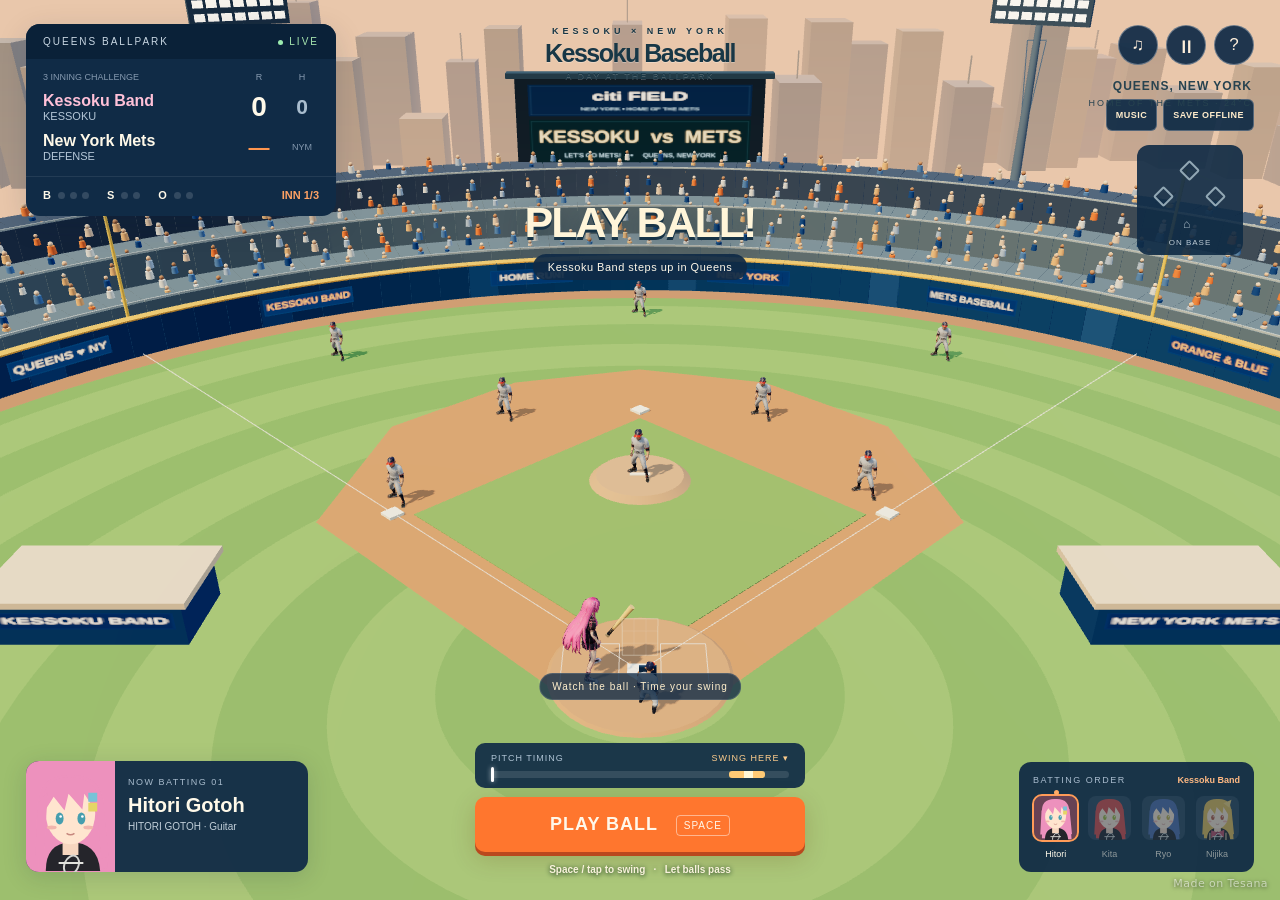
<file: index.html>
<!DOCTYPE html>
<html lang="en">
  <head>
<!-- TESANA_PRELOAD_HINTS_START -->
<link rel="preload" href="./decoders/basis/basis_transcoder.wasm" as="fetch" crossorigin="anonymous">
<link rel="preload" href="./decoders/draco/draco_decoder.wasm" as="fetch" crossorigin="anonymous">
<link rel="preload" href="./decoders/draco/gltf/draco_decoder.wasm" as="fetch" crossorigin="anonymous">
<!-- TESANA_PRELOAD_HINTS_END -->

<meta name="tesana-build" content="20172384d4bc">
    <meta charset="UTF-8">
    <script type="application/json" id="tesana-meta">{"title":"Kessoku Baseball · Queens Ballpark","isMobile":false,"orientation":"landscape","disableWatermark":false,"logoUrl":null,"posterUrl":"assets/ui/title_poster.webp","gameType":"3d"}</script>
    <script src="./tesana-shell.js"></script>
    <meta name="viewport" content="width=device-width,initial-scale=1,maximum-scale=1,user-scalable=no">
    <meta name="apple-mobile-web-app-capable" content="yes">
    <meta name="apple-mobile-web-app-status-bar-style" content="black-translucent">
    <meta name="theme-color" content="#102b46">
    <title>Kessoku Baseball · Queens Ballpark</title>
    <script type="module" crossorigin src="./_app/index-j9AWLOHB.js"></script>
    <link rel="modulepreload" crossorigin href="./_app/three-D8UI04xJ.js">
    <link rel="stylesheet" crossorigin href="./_app/index-BCu3Ed-j.css">
  </head>
  <body>
  </body>
</html>
</file>
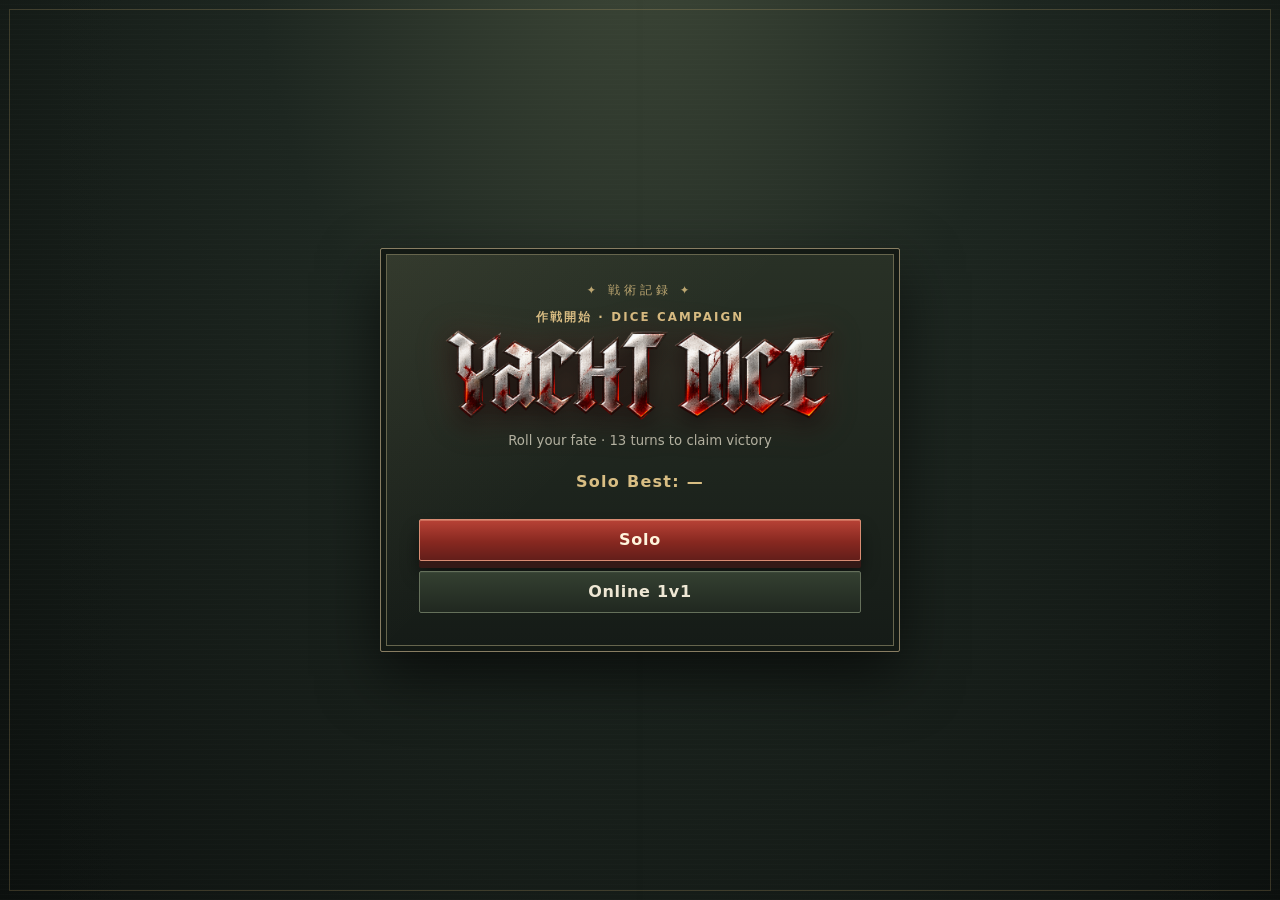
<file: leoniahighschool/index.html>
<!doctype html>
<html lang="en">
<head>
  <meta charset="utf-8">
  <meta name="viewport" content="width=device-width,initial-scale=1">
  <title>Yacht Dice</title>
  <link rel="stylesheet" href="styles.css">
</head>
<body>
<main class="app">
  <section id="menu" class="screen active menu-screen">
    <div class="menu-card">
      <p class="eyebrow">作戦開始 · DICE CAMPAIGN</p>
      <img class="menu-logo" src="assets/ui/yacht_dice_logo.png" alt="YACHT DICE">
      <p class="muted">Roll your fate · 13 turns to claim victory</p>
      <p id="soloBestDisplay" class="solo-best">Solo Best: —</p>
      <button id="soloBtn" class="primary">Solo</button>
      <button id="onlineBtn">Online 1v1</button>
    </div>
  </section>

  <section id="online" class="screen menu-screen">
    <div class="menu-card">
      <p class="eyebrow">ONLINE 1 VS 1</p>
      <h2>Online Match</h2>
      <div id="setupWarn" class="warn hidden">Firebase setup is required.</div>
      <label>Your Name<input id="nameInput" maxlength="16" value="Player"></label>
      <button id="createBtn" class="primary">Create Room</button>
      <button id="toggleJoinBtn">Join with Code</button>
      <div id="joinBox" class="hidden">
        <label>Room Code<input id="codeInput" maxlength="6" placeholder="ABC123"></label>
        <button id="joinBtn" class="primary">Join</button>
      </div>
      <button id="onlineBackBtn">Back</button>
      <p id="onlineMsg" class="muted"></p>
    </div>
  </section>

  <section id="lobby" class="screen menu-screen">
    <div class="menu-card">
      <p class="eyebrow">ROOM</p>
      <h2>Room Code</h2>
      <div id="roomCode" class="room-code">------</div>
      <p class="muted">Waiting for another player...</p>
      <div id="lobbyPlayers"></div>
      <button id="leaveBtn">Leave Room</button>
    </div>
  </section>

  <section id="game" class="screen game-shell">
    <header class="game-topbar">
      <button id="menuBtn">Menu</button>
      <div class="game-title">
        <div class="game-brand"><img class="top-logo" src="assets/ui/yacht_dice_logo.png" alt="YACHT DICE"></div>
        <p id="modeLabel" class="eyebrow">SOLO</p>
        <h2 id="turnLabel">Turn</h2>
      </div>
      <div class="top-actions">
        <span id="rollInfo" class="muted"></span>
        <button id="musicToggle" type="button" aria-label="Toggle background music" aria-pressed="true">Music: On</button>
        <button id="restartBtn">Restart</button>
      </div>
    </header>

    <div class="game-layout">
      <aside class="score-panel">
        <div class="panel-header">
          <span>SCORE CARD</span>
          <strong id="turnCounter">0 / 13</strong>
        </div>
        <div id="boards" class="boards"></div>
      </aside>

      <section class="center-zone">
        <div class="tray-frame">
          <div class="tray-inner" id="tray">
            <div class="tray-title">DICE TRAY</div>
            <div id="diceLayer" class="dice-layer"></div>
          </div>
        </div>

        <div class="hold-strip">
          <div class="hold-label">HOLD</div>
          <div id="holdSlots" class="hold-slots"></div>
        </div>

        <div class="roll-area">
          <button id="rollBtn" class="roll-button">ROLL!</button>
        </div>
      </section>

      <aside class="character-panel">
        <div class="character-stage">
          <div class="character-visual">
            <div class="character-backdrop"></div>
            <div class="reaction-bubble" id="reactionBubble" aria-live="polite"></div>
            <img id="characterImage" class="character-image" src="assets/character/default_hq.png" alt="Character in a neutral standing pose">
            <div class="character-nameplate">Levi Ackerman, <span lang="ja">リヴァイ・アッカーマン</span></div>
          </div>
        </div>
      </aside>
    </div>

    <section id="result" class="result-modal hidden">
      <div class="result-card">
        <h2 id="resultTitle"></h2>
        <p id="resultText"></p>
        <button id="resultRestartBtn" class="primary">Play Again</button>
      </div>
    </section>
  </section>
</main>

<script src="firebase-config.js"></script>
<script src="app.js"></script>
</body>
</html>
</file>
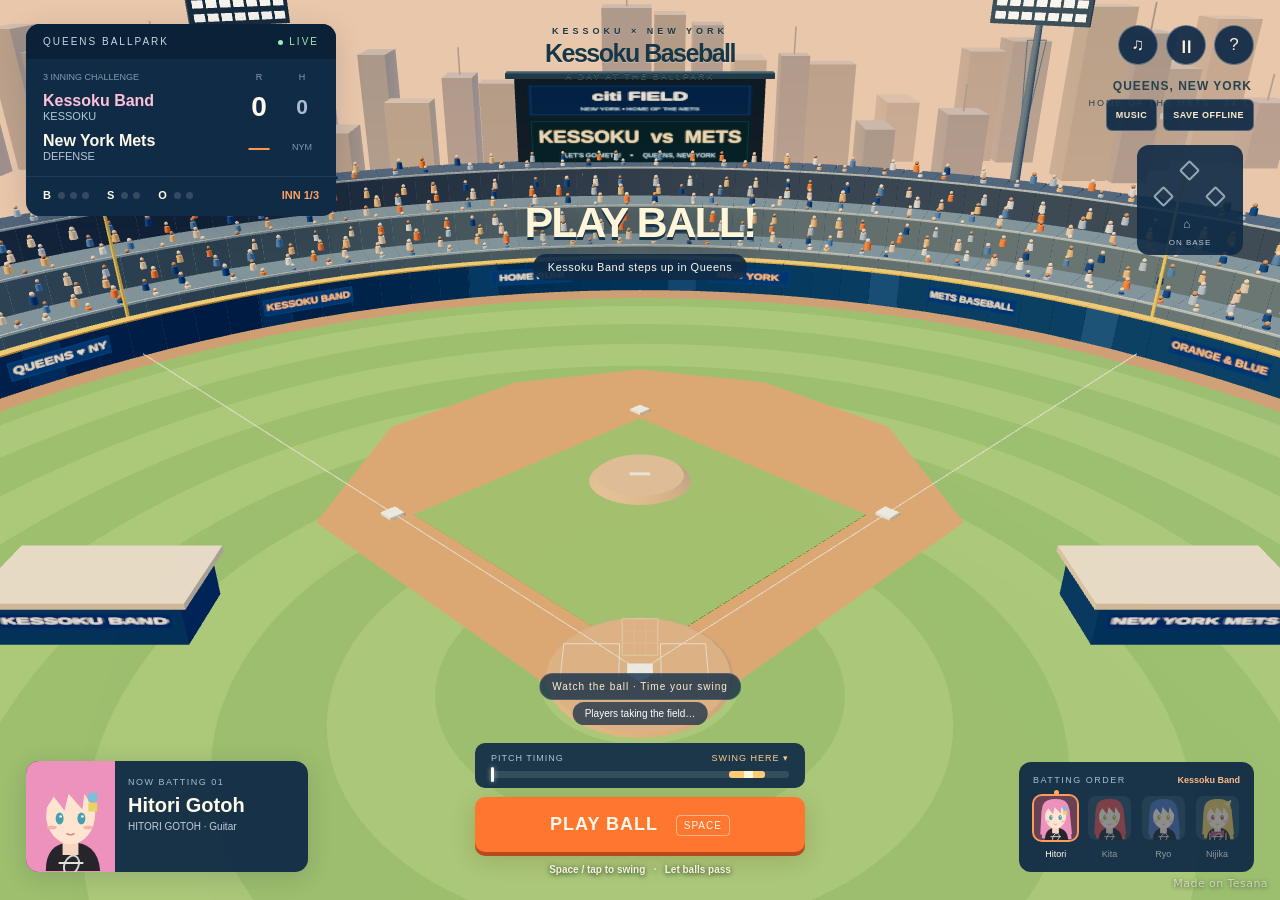
<file: assets/offline/play.html>
<!doctype html><html lang="en"><head><meta charset="utf-8"><meta name="viewport" content="width=device-width,initial-scale=1"><meta name="apple-mobile-web-app-capable" content="yes"><link rel="manifest" href="./manifest.webmanifest"><title>Queens Ballpark</title></head><body style="background:#102b46;color:white;font:18px sans-serif;padding:24px"><p id="message">Opening your ballpark…</p><script>
(async()=>{try{const root=new URL('../../',location.href);const response=await fetch(root.href,{cache:'no-cache'});if(!response.ok)throw new Error('Connect to the internet for the first launch.');const html=await response.text();document.open();document.write(html.replace(/<head([^>]*)>/i,'<head$1><base href="'+root.href+'">'));document.close();}catch(error){document.getElementById('message').textContent='Connect to the internet, open the game and choose Save Offline before travelling.';}})();
</script></body></html>
</file>
<file: _app/index-BCu3Ed-j.css>
@font-face{font-family:Noto Sans KR;font-style:normal;font-weight:600;src:url([data-uri]) format("truetype")}:root{--navy:#102b46;--orange:#ff762e;--cream:#fff9e9;--muted:#a9b9c9}*{box-sizing:border-box}html,body{margin:0;width:100%;height:100%;overflow:hidden;background:#e8c9ac;color:var(--cream);font-family:Arial,Noto Sans KR,sans-serif}button{font:inherit;cursor:pointer}canvas#game{display:block;width:100%;height:100%}.hud{position:absolute;inset:0;pointer-events:none}.hud button{pointer-events:auto}.scoreboard{position:absolute;top:24px;left:26px;width:310px;background:var(--navy);border-radius:14px;box-shadow:0 8px 30px #071c3c25;overflow:hidden}.sbtop{padding:12px 17px;background:#0a2138;display:flex;align-items:center;justify-content:space-between;font-size:10px;letter-spacing:2px;color:#c9d7e3}.live{color:#a6e5af}.live:before{content:"";display:inline-block;background:#9cebaf;width:5px;height:5px;border-radius:50%;margin-right:6px}.teams{padding:13px 17px 6px;display:grid;grid-template-columns:1fr 34px 34px;gap:9px;align-items:center}.team{font-weight:800;font-size:16px}.team small{font-weight:400;color:#b6c8d9;font-size:11px;margin-left:8px}.score{font-size:28px;font-weight:800;text-align:center;font-variant-numeric:tabular-nums}.colhead{color:#8599af;font-size:9px;text-align:center}.counts{display:flex;padding:12px 17px 15px;gap:18px;border-top:1px solid #ffffff14;margin-top:8px;font-size:11px;font-weight:700;align-items:center}.count{display:flex;align-items:center;gap:5px}.count span{margin-right:2px}.dot{width:7px;height:7px;border-radius:50%;background:#ffffff25}.dot.on.b{background:#85d8a5}.dot.on.s{background:#ffdc73}.dot.on.o{background:#ff8049}.inning{margin-left:auto;color:#ffa264;font-size:11px}.brand{position:absolute;top:26px;left:50%;transform:translate(-50%);text-align:center;color:#183746;text-shadow:0 1px #fff4}.brand .tiny{font-size:9px;letter-spacing:4px;font-weight:800}.brand .title{font-size:25px;font-weight:900;letter-spacing:-1.5px;margin:3px 0}.brand .sub{font-size:9px;letter-spacing:2px}.tools{position:absolute;right:26px;top:25px;display:flex;gap:8px}.iconbtn{border:1px solid #fff5;background:#102b46ed;color:#ffefdb;border-radius:50%;width:40px;height:40px;display:grid;place-items:center;font-size:17px}.location{position:absolute;right:28px;top:79px;font-size:9px;color:#274350;letter-spacing:2px;text-align:right}.location b{display:block;font-size:12px;margin-bottom:5px;letter-spacing:1px}.batter-card{position:absolute;bottom:28px;left:26px;display:flex;width:282px;height:111px;border-radius:13px;background:#102b46f2;overflow:hidden;box-shadow:0 5px 25px #061c3425}.portrait{width:89px;flex-shrink:0;background:#ee97bc;display:flex;align-items:flex-end;justify-content:center;position:relative}.portrait svg{height:105px;width:100%}.batter-info{padding:16px 13px}.eyebrow{font-size:9px;letter-spacing:1.5px;color:#a8bbcd}.batter-name{font-size:20px;font-weight:800;margin:7px 0 4px}.batter-sub{font-size:10px;color:#c2cfda}.batter-no{position:absolute;top:7px;left:8px;font-weight:700;font-size:11px;color:#fff9}.batting{position:absolute;left:50%;bottom:25px;transform:translate(-50%);width:330px;text-align:center}.timing{background:#102b46ea;border-radius:10px;padding:10px 16px;margin-bottom:9px}.timing-label{display:flex;justify-content:space-between;font-size:9px;letter-spacing:1px;color:#b0c4d4;margin-bottom:8px}.track{height:7px;background:#ffffff1d;border-radius:4px;position:relative}.sweet{position:absolute;left:80%;width:12%;height:100%;background:#ffca75;border-radius:3px}.perfect{position:absolute;left:85%;width:3%;height:100%;background:#fff8d8}.cursor{position:absolute;left:0%;top:-4px;width:3px;height:15px;background:#fff;border-radius:2px;box-shadow:0 0 5px #fff9}.swing{width:100%;height:55px;border:0;border-radius:10px;background:var(--orange);color:#fff7e9;font-weight:900;font-size:18px;letter-spacing:1px;box-shadow:0 4px #b9491e,0 7px 25px #61300733;transition:transform .1s}.swing:active{transform:translateY(3px);box-shadow:0 1px #b9491e}.swing .key{font-size:10px;border:1px solid #fff7;padding:4px 7px;border-radius:4px;margin-left:12px;font-weight:500;vertical-align:middle}.hint{margin-top:12px;font-size:10px;font-weight:600;color:#f9f2dc;text-shadow:0 1px 5px #092915}.lineup{position:absolute;right:26px;bottom:28px;width:235px;background:#102b46f0;border-radius:12px;padding:13px 14px}.lineup-head{display:flex;align-items:center;justify-content:space-between;margin-bottom:11px;font-size:9px;letter-spacing:1.5px;color:#a8bbcd}.lineup-head b{color:#ffb983}.lineup-list{display:flex;gap:8px}.slot{position:relative;flex:1;opacity:.5;text-align:center}.slot.active{opacity:1}.slot svg{width:43px;height:44px;border-radius:8px;background:#30495d}.slot.active svg{outline:2px solid #ff9b58;background:#684254}.slot span{font-size:9px;display:block;margin-top:5px}.slot.active:before{content:"";position:absolute;width:5px;height:5px;background:#ffab67;border-radius:50%;top:-6px;left:45%}.basebox{position:absolute;right:37px;top:133px;width:106px;height:110px;background:#102b46e8;border-radius:12px}.baseicon{position:absolute;width:15px;height:15px;border:2px solid #91a7b4;transform:rotate(45deg);border-radius:2px}.baseicon.full{background:#ffb56e;border-color:#ffdcaf;box-shadow:0 0 12px #ff994144}.baseicon.one{left:71px;top:44px}.baseicon.two{left:45px;top:18px}.baseicon.three{left:19px;top:44px}.home-icon{position:absolute;left:46px;top:72px;color:#a6b9c4;font-size:12px}.basetext{position:absolute;bottom:8px;width:100%;text-align:center;font-size:8px;letter-spacing:1px;color:#bdcbd5}.callout{position:absolute;left:50%;top:22%;transform:translate(-50%);text-align:center;transition:opacity .25s;width:500px;max-width:75vw;pointer-events:none}.callout .main{font-weight:900;font-size:43px;letter-spacing:-2px;color:#fff5d9;text-shadow:0 3px 0 #183446,0 7px 22px #19324466}.callout .detail{display:inline-block;background:#102b46ed;border-radius:20px;padding:7px 15px;margin-top:7px;font-size:11px;letter-spacing:.5px}.pitchtag{position:absolute;left:50%;bottom:200px;transform:translate(-50%);font-size:10px;letter-spacing:1px;padding:7px 12px;background:#102b46c9;border:1px solid #fff2;border-radius:20px;color:#ffefcc;white-space:nowrap}.modal{position:absolute;inset:0;background:#071d3c8a;backdrop-filter:blur(5px);display:none;align-items:center;justify-content:center;pointer-events:auto}.modal.show{display:flex}.panel{width:370px;max-width:90vw;background:#102b46;padding:32px;border:1px solid #fff2;border-radius:18px;text-align:center;box-shadow:0 20px 100px #06142888}.panel h1{font-size:31px;margin:12px 0}.panel p{font-size:13px;line-height:1.9;color:#baccd9}.panel .bigscore{font-size:65px;color:#ffac66;font-weight:900}.panel button{padding:13px 25px;border:0;border-radius:8px;background:#ff762e;color:#fff;font-weight:700;margin-top:10px}.loader{position:absolute;bottom:175px;left:50%;transform:translate(-50%);font-size:10px;color:#fff;background:#102b46bb;padding:6px 12px;border-radius:20px}.team small{display:block;margin-left:0}.lineup-head b{letter-spacing:0;white-space:nowrap}@media(max-width:900px){.scoreboard{width:246px;top:15px;left:15px}.teams{padding:8px 13px;gap:3px}.team{font-size:13px}.score{font-size:23px}.counts{gap:12px;padding:10px 13px}.brand{top:22px}.brand .title{font-size:20px}.batter-card{width:215px;left:15px;bottom:20px;height:97px}.portrait{width:70px}.batter-info{padding:13px 9px}.batter-name{font-size:16px}.lineup{width:188px;right:15px;bottom:20px;padding:12px 10px}.slot svg{width:33px}.batting{width:270px;bottom:20px}.tools{right:15px;top:15px}.location,.basebox{right:18px}.pitchtag{bottom:189px}}@media(max-width:650px){.scoreboard{width:200px}.sbtop{font-size:8px;padding:9px 12px}.team small,.brand{display:none}.counts{gap:9px}.count{gap:3px}.dot{width:6px;height:6px}.batter-card{bottom:157px;width:185px;height:80px}.portrait{width:59px}.portrait svg{height:79px}.batter-name{font-size:14px}.batter-info{padding:10px}.batter-sub{font-size:8px}.lineup{bottom:157px;width:160px}.lineup-head{font-size:7px;margin-bottom:7px}.slot svg{height:30px;width:26px}.slot span{font-size:8px}.lineup-list{gap:4px}.batting{width:calc(100% - 30px);bottom:18px}.hint{margin-top:10px}.callout{top:28%}.callout .main{font-size:34px}.pitchtag{bottom:250px}.location{display:none}.basebox{top:74px;transform:scale(.85);transform-origin:top right}}.extras{position:absolute;right:26px;top:99px;display:flex;gap:6px;pointer-events:auto}.extras button{border:1px solid #ffffff40;background:#102b46ee;color:#ffedcc;border-radius:6px;padding:7px 9px;font:700 9px Arial,sans-serif;letter-spacing:.5px;min-height:32px;touch-action:manipulation}.basebox{top:145px}button,#game{touch-action:manipulation;-webkit-tap-highlight-color:transparent}#game{touch-action:none}.hud{-webkit-user-select:none;user-select:none}@media(max-width:650px){.extras{top:65px;right:15px}.extras button{font-size:8px;padding:5px 7px}.basebox{top:105px}.tools{gap:5px}.iconbtn{width:38px;height:38px}}@media(display-mode:standalone){.tools{top:max(15px,env(safe-area-inset-top))}.batting{bottom:max(20px,env(safe-area-inset-bottom))}}
</file>
<file: leoniahighschool/styles.css>
:root{
  --bg:#0d1017;
  --panel:#171c26;
  --panel2:#222a38;
  --panel3:#111722;
  --border:#313a4e;
  --text:#f4f6fb;
  --muted:#9fa9ba;
  --accent:#7c9cff;
  --accent2:#ff7ab8;
  --danger:#ff8b8b;

  --die-size:96px;
  --die-half:48px;

  font-family:Inter,Pretendard,system-ui,-apple-system,"Segoe UI",sans-serif;
}
*{box-sizing:border-box}
html,body{margin:0;width:100%;height:100%;overflow:hidden}
body{background:var(--bg);color:var(--text)}
button,input{font:inherit}
button{
  min-height:42px;
  border:1px solid var(--border);
  border-radius:10px;
  background:var(--panel2);
  color:var(--text);
  padding:0 14px;
  cursor:pointer;
}
button:disabled{opacity:.45;cursor:not-allowed}
.primary{
  background:var(--accent);
  color:#111827;
  font-weight:900;
  border-color:transparent;
}
.hidden{display:none!important}
.muted{color:var(--muted)}
.eyebrow{
  margin:0 0 4px;
  color:var(--accent);
  font-weight:900;
  font-size:.74rem;
  letter-spacing:.15em;
}
.screen{display:none}
.screen.active{display:block}

.menu-screen{
  width:100vw;
  height:100vh;
  display:none;
  place-items:center;
  background:
    radial-gradient(circle at 50% 0%,rgba(124,156,255,.12),transparent 45rem),
    var(--bg);
}
.menu-screen.active{display:grid}
.menu-card{
  width:480px;
  padding:30px;
  background:var(--panel);
  border:1px solid var(--border);
  border-radius:20px;
  box-shadow:0 22px 70px rgba(0,0,0,.35);
}
.menu-card h1{font-size:3.7rem;line-height:1;margin:0 0 10px}
.menu-card h2{margin:0 0 10px}
.menu-card>button{width:100%;margin-top:10px}
.menu-card label{display:grid;gap:7px;margin:14px 0;font-weight:700}
.menu-card input{
  min-height:44px;
  border:1px solid var(--border);
  border-radius:10px;
  background:var(--panel2);
  color:var(--text);
  padding:0 12px;
}
.warn{padding:10px;border:1px solid var(--danger);border-radius:10px}
.room-code{
  font-size:2.1rem;
  letter-spacing:.2em;
  text-align:center;
  font-weight:900;
  padding:18px;
  border:1px dashed var(--accent);
  border-radius:12px;
  margin:16px 0;
}

.game-shell{
  width:100vw;
  height:100vh;
  min-width:1180px;
  min-height:680px;
  background:
    linear-gradient(180deg,rgba(124,156,255,.04),transparent 22%),
    #0f131b;
}
.game-shell.active{display:block}
.game-topbar{
  height:72px;
  display:grid;
  grid-template-columns:120px 1fr 360px;
  align-items:center;
  gap:14px;
  padding:0 18px;
  border-bottom:1px solid var(--border);
  background:#11161f;
}
.game-title{text-align:center}
.game-title h2{margin:0;font-size:1.25rem}
.top-actions{
  display:flex;
  align-items:center;
  justify-content:flex-end;
  gap:12px;
}
#rollInfo{font-size:.9rem}

.game-layout{
  height:calc(100vh - 72px);
  display:grid;
  grid-template-columns:270px minmax(620px,1fr) 320px;
  gap:14px;
  padding:14px;
}
.score-panel,
.character-panel,
.center-zone{
  min-height:0;
}
.score-panel{
  overflow:hidden;
  border:1px solid var(--border);
  border-radius:14px;
  background:var(--panel);
  display:flex;
  flex-direction:column;
}
.panel-header{
  height:52px;
  display:flex;
  align-items:center;
  justify-content:space-between;
  padding:0 14px;
  background:var(--panel2);
  border-bottom:1px solid var(--border);
  font-size:.86rem;
}
.panel-header span{font-weight:900;letter-spacing:.08em}
.boards{
  flex:1;
  overflow:auto;
}
.board{background:transparent}
.board h3{
  margin:0;
  padding:10px 12px;
  background:#1b2230;
  font-size:.95rem;
}
.score-row{
  min-height:38px;
  display:grid;
  grid-template-columns:1fr 62px;
  align-items:center;
  gap:6px;
  padding:4px 8px 4px 12px;
  border-top:1px solid rgba(49,58,78,.85);
  font-size:.86rem;
}
.score-row button{
  min-height:30px;
  padding:0 7px;
  font-size:.82rem;
  font-weight:800;
}
.score-row button.available{
  border-color:var(--accent);
  color:var(--accent);
}
.score-row button.zero{
  border-style:dashed;
  color:var(--muted);
}
.summary{
  display:grid;
  grid-template-columns:repeat(2,1fr);
  gap:6px;
  padding:10px;
  border-top:1px solid var(--border);
  color:var(--muted);
  font-size:.75rem;
}
.summary strong{display:block;margin-top:2px;color:var(--text)}

.center-zone{
  display:grid;
  grid-template-rows:minmax(0,1fr) 116px 76px;
  gap:12px;
}
.tray-frame{
  min-height:0;
  padding:14px;
  border:1px solid #343d4f;
  border-radius:18px;
  background:linear-gradient(180deg,#232a36,#151a23);
  box-shadow:inset 0 0 0 3px rgba(255,255,255,.02),0 16px 30px rgba(0,0,0,.28);
}
.tray-inner{
  position:relative;
  width:100%;
  height:100%;
  overflow:hidden;
  border-radius:12px;
  background:
    radial-gradient(circle at 50% 45%,rgba(255,255,255,.035),transparent 30%),
    linear-gradient(180deg,#2a3442,#202a36);
  box-shadow:
    inset 0 14px 28px rgba(0,0,0,.38),
    inset 0 -6px 16px rgba(255,255,255,.025);
}
.tray-inner::after{
  content:"";
  position:absolute;
  left:0;right:0;bottom:0;
  height:44px;
  background:linear-gradient(180deg,transparent,rgba(0,0,0,.2));
  pointer-events:none;
}
.tray-title{
  position:absolute;
  left:14px;
  top:10px;
  color:rgba(255,255,255,.18);
  font-size:.72rem;
  font-weight:900;
  letter-spacing:.14em;
  z-index:1;
}
.dice-layer{
  position:absolute;
  inset:0;
}
.die-slot{
  position:absolute;
  width:var(--die-size);
  height:var(--die-size);
  perspective:760px;
  transform-origin:center center;
  cursor:pointer;
  z-index:5;
}
.die-slot.locked-in-tray{opacity:.38}
.die3d{
  position:absolute;
  inset:0;
  transform-style:preserve-3d;
  will-change:transform;
}
.die3d.spin{
  transition:transform 760ms cubic-bezier(.18,.72,.2,1);
}
.face{
  position:absolute;
  inset:0;
  display:grid;
  place-items:center;
  backface-visibility:hidden;
  transform-style:preserve-3d;
}
.face img{
  width:100%;
  height:100%;
  object-fit:contain;
  display:block;
  pointer-events:none;
  user-select:none;
}
.face-1{transform:translateZ(var(--die-half))}
.face-6{transform:rotateY(180deg) translateZ(var(--die-half))}
.face-2{transform:rotateY(90deg) translateZ(var(--die-half))}
.face-5{transform:rotateY(-90deg) translateZ(var(--die-half))}
.face-3{transform:rotateX(-90deg) translateZ(var(--die-half))}
.face-4{transform:rotateX(90deg) translateZ(var(--die-half))}

.die-slot.throwing{
  animation:throwArc 760ms cubic-bezier(.15,.8,.24,1) both;
}
@keyframes throwArc{
  0%{
    transform:translate(var(--from-x),var(--from-y)) scale(.96);
  }
  42%{
    transform:translate(var(--mid-x),var(--mid-y)) scale(1);
  }
  80%{
    transform:translate(var(--near-x),var(--near-y)) scale(1);
  }
  100%{
    transform:translate(var(--to-x),var(--to-y)) scale(1);
  }
}

.hold-strip{
  border:1px solid var(--border);
  border-radius:14px;
  background:#121823;
  display:grid;
  grid-template-columns:76px 1fr;
  align-items:center;
  padding:10px 14px;
}
.hold-label{
  font-size:.75rem;
  font-weight:900;
  letter-spacing:.12em;
  color:var(--accent);
}
.hold-slots{
  display:grid;
  grid-template-columns:repeat(5,88px);
  gap:12px;
  justify-content:center;
}
.hold-slot{
  position:relative;
  width:88px;
  height:88px;
  border:1px solid #2b3344;
  border-radius:12px;
  background:#0d121a;
  display:grid;
  place-items:center;
}
.hold-slot.empty::after{
  content:"";
  width:58%;
  height:58%;
  border:1px dashed rgba(255,255,255,.08);
  border-radius:9px;
}
.hold-slot .held-die{
  width:76px;
  height:76px;
  position:relative;
  perspective:520px;
  cursor:pointer;
}
.hold-slot .held-die .die3d{
  position:absolute;
  inset:0;
}
.hold-slot .held-die .face img{filter:none}
.hold-slot .held-die .face-1{transform:translateZ(38px)}
.hold-slot .held-die .face-6{transform:rotateY(180deg) translateZ(38px)}
.hold-slot .held-die .face-2{transform:rotateY(90deg) translateZ(38px)}
.hold-slot .held-die .face-5{transform:rotateY(-90deg) translateZ(38px)}
.hold-slot .held-die .face-3{transform:rotateX(-90deg) translateZ(38px)}
.hold-slot .held-die .face-4{transform:rotateX(90deg) translateZ(38px)}

.roll-area{
  display:grid;
  place-items:center;
}
.roll-button{
  width:220px;
  height:58px;
  border:0;
  border-radius:18px;
  background:linear-gradient(180deg,#ff8fc2,#ff6bac);
  color:#fff;
  font-size:1.55rem;
  font-weight:1000;
  letter-spacing:.04em;
  box-shadow:0 10px 25px rgba(255,105,174,.24),inset 0 0 0 3px rgba(255,255,255,.15);
}
.roll-button:hover:not(:disabled){transform:translateY(-1px)}
.roll-button:active:not(:disabled){transform:translateY(1px)}

.character-panel{
  border:1px solid var(--border);
  border-radius:14px;
  background:
    radial-gradient(circle at 50% 45%,rgba(255,122,184,.10),transparent 58%),
    linear-gradient(180deg,#181e29,#111722);
  overflow:hidden;
}
.character-stage{
  width:100%;
  height:100%;
  display:grid;
  place-items:center;
  padding:18px;
}
.character-placeholder{
  width:100%;
  height:100%;
  min-height:520px;
  border:1px dashed rgba(255,255,255,.08);
  border-radius:16px;
  display:grid;
  place-items:center;
  align-content:center;
  gap:6px;
  color:rgba(255,255,255,.18);
  font-weight:900;
  letter-spacing:.12em;
}
.character-placeholder small{
  font-size:.72rem;
  letter-spacing:0;
  font-weight:600;
}

.result-modal{
  position:fixed;
  inset:0;
  z-index:100;
  display:grid;
  place-items:center;
  background:rgba(0,0,0,.58);
}
.result-card{
  width:420px;
  padding:26px;
  text-align:center;
  border:1px solid var(--border);
  border-radius:18px;
  background:var(--panel);
}
.result-card button{width:100%;margin-top:10px}

@media(max-height:760px){
  :root{--die-size:84px;--die-half:42px}
  .game-layout{grid-template-columns:250px minmax(590px,1fr) 280px}
  .center-zone{grid-template-rows:minmax(0,1fr) 102px 68px}
  .hold-slots{grid-template-columns:repeat(5,76px)}
  .hold-slot{width:76px;height:76px}
  .hold-slot .held-die{width:66px;height:66px}
  .character-placeholder{min-height:430px}
}


.score-section-header{
  min-height:28px;
  display:flex;
  align-items:center;
  padding:0 12px;
  border-top:1px solid var(--border);
  border-bottom:1px solid var(--border);
  background:#111722;
  color:var(--accent);
  font-size:.70rem;
  font-weight:1000;
  letter-spacing:.12em;
}
.score-section-header.lower-section{
  margin-top:2px;
  color:#ff91c3;
}
.section-summary{
  display:grid;
  grid-template-columns:1fr 1fr;
  gap:6px;
  padding:9px 10px;
  border-top:1px solid rgba(49,58,78,.85);
  background:#141a24;
  color:var(--muted);
  font-size:.72rem;
}
.section-summary strong{
  display:block;
  color:var(--text);
  margin-top:2px;
}
.upper-section-summary{
  border-bottom:1px solid var(--border);
}
.total-summary{
  background:#1a202c;
}
.yacht-bonus-row{
  background:rgba(124,156,255,.04);
}


/* Online score layout: own full card + opponent summary, no score-panel scroll */
.boards.online-score-view{
  overflow:hidden;
  display:flex;
  flex-direction:column;
  min-height:0;
}

.boards.online-score-view .online-own-board{
  flex:1 1 auto;
  min-height:0;
  overflow:hidden;
}

.boards.online-score-view .online-own-board h3{
  padding:6px 10px;
  font-size:.82rem;
}

.boards.online-score-view .online-own-board .score-section-header{
  min-height:22px;
  padding:0 10px;
  font-size:.62rem;
}

.boards.online-score-view .online-own-board .score-row{
  min-height:27px;
  padding:2px 7px 2px 10px;
  grid-template-columns:1fr 54px;
  font-size:.75rem;
}

.boards.online-score-view .online-own-board .score-row button{
  min-height:23px;
  padding:0 5px;
  font-size:.72rem;
  border-radius:7px;
}

.boards.online-score-view .online-own-board .section-summary{
  padding:5px 8px;
  gap:4px;
  font-size:.64rem;
}

.boards.online-score-view .online-own-board .section-summary strong{
  margin-top:0;
}

.opponent-score-card{
  flex:0 0 auto;
  border-top:1px solid var(--border);
  background:#121823;
}

.opponent-score-head{
  display:flex;
  align-items:center;
  justify-content:space-between;
  gap:8px;
  padding:7px 10px;
  background:#1b2230;
}

.opponent-score-head span{
  color:var(--accent2);
  font-size:.62rem;
  font-weight:1000;
  letter-spacing:.11em;
}

.opponent-score-head strong{
  font-size:.76rem;
}

.opponent-score-grid{
  display:grid;
  grid-template-columns:repeat(5,1fr);
  gap:1px;
  background:var(--border);
}

.opponent-score-grid span{
  min-width:0;
  padding:6px 4px;
  text-align:center;
  background:#151b25;
  color:var(--muted);
  font-size:.58rem;
}

.opponent-score-grid strong{
  display:block;
  margin-top:2px;
  color:var(--text);
  font-size:.72rem;
  white-space:nowrap;
}

@media(max-height:760px){
  .boards.online-score-view .online-own-board h3{
    padding:4px 9px;
  }
  .boards.online-score-view .online-own-board .score-section-header{
    min-height:19px;
  }
  .boards.online-score-view .online-own-board .score-row{
    min-height:24px;
    padding-top:1px;
    padding-bottom:1px;
  }
  .boards.online-score-view .online-own-board .score-row button{
    min-height:20px;
  }
  .boards.online-score-view .online-own-board .section-summary{
    padding:3px 7px;
  }
  .opponent-score-head{
    padding:5px 8px;
  }
  .opponent-score-grid span{
    padding:4px 2px;
  }
}


/* YACHT logo + character integration */
.menu-logo{
  display:block;
  width:min(330px,88%);
  max-height:120px;
  object-fit:contain;
  margin:2px 0 14px;
  filter:drop-shadow(0 7px 8px rgba(0,0,0,.55));
}

.game-title{
  display:grid;
  justify-items:center;
  align-content:center;
  gap:1px;
}

.game-brand{
  height:28px;
  display:flex;
  align-items:center;
  justify-content:center;
  margin-bottom:1px;
}

.top-logo{
  width:112px;
  max-height:30px;
  object-fit:contain;
  filter:drop-shadow(0 3px 3px rgba(0,0,0,.55));
}

.game-title #modeLabel{
  margin:0;
  font-size:.58rem;
  letter-spacing:.17em;
}

.game-title #turnLabel{
  margin:0;
  font-size:1.02rem;
}

.character-stage{
  position:relative;
  overflow:hidden;
  padding:0;
}

.character-visual{
  position:relative;
  width:100%;
  height:100%;
  min-height:0;
  overflow:hidden;
  display:flex;
  justify-content:center;
  align-items:flex-end;
}

.character-backdrop{
  position:absolute;
  inset:0;
  background:
    radial-gradient(ellipse at 50% 40%,rgba(220,220,225,.12),transparent 38%),
    radial-gradient(ellipse at 50% 84%,rgba(90,15,20,.16),transparent 42%),
    linear-gradient(180deg,rgba(255,255,255,.015),transparent 28%);
  pointer-events:none;
}

.character-image{
  position:relative;
  z-index:2;
  display:block;
  width:auto;
  height:94%;
  max-width:96%;
  object-fit:contain;
  object-position:center bottom;
  filter:drop-shadow(0 18px 16px rgba(0,0,0,.58));
  transform:translateY(2%);
  user-select:none;
  pointer-events:none;
}

.character-visual::after{
  content:"";
  position:absolute;
  z-index:1;
  left:18%;
  right:18%;
  bottom:2%;
  height:5%;
  border-radius:50%;
  background:rgba(0,0,0,.42);
  filter:blur(12px);
}


/* ===== YACHT DICE RETHEME ===== */
:root{
  --bg:#06070b;
  --bg2:#0e1118;
  --panel:#141821;
  --panel2:#1a1f2a;
  --panel3:#0f131b;
  --edge:#2e3342;
  --edge-soft:#262b38;
  --text:#f2f3f7;
  --muted:#a7adbc;
  --accent:#d43737;
  --accent2:#ff6b6b;
  --gold:#c39b59;
  --danger-glow:rgba(212,55,55,.28);
}

html,body{
  background:
    radial-gradient(circle at 50% -10%, rgba(212,55,55,.14), transparent 28%),
    radial-gradient(circle at 15% 15%, rgba(255,255,255,.03), transparent 22%),
    linear-gradient(180deg,#07080c 0%,#0b0d13 42%,#05060a 100%);
  color:var(--text);
}

body::before{
  content:"";
  position:fixed;
  inset:0;
  pointer-events:none;
  background:
    linear-gradient(90deg, transparent 0%, rgba(255,255,255,.018) 48%, transparent 50%, rgba(255,255,255,.018) 52%, transparent 100%);
  opacity:.18;
  mix-blend-mode:screen;
}

.shell{
  background:
    linear-gradient(180deg, rgba(255,255,255,.02), rgba(255,255,255,0)),
    linear-gradient(180deg,#0f131b 0%,#0b0e14 100%);
  border:1px solid rgba(255,255,255,.06);
  box-shadow:
    0 18px 40px rgba(0,0,0,.45),
    inset 0 1px 0 rgba(255,255,255,.03);
}

.menu-card,.panel,.board,.modal-card,.online-card,.status-panel,.character-stage,.dice-panel{
  background:
    linear-gradient(180deg, rgba(255,255,255,.022), rgba(255,255,255,.004)),
    linear-gradient(180deg, #141922 0%, #0f131b 100%);
  border-color:rgba(255,255,255,.08) !important;
  box-shadow:
    0 10px 28px rgba(0,0,0,.28),
    inset 0 1px 0 rgba(255,255,255,.025);
}

.menu-card{
  max-width:540px;
}

.menu-logo{
  width:min(560px,96%);
  max-height:190px;
  margin:4px auto 10px;
  filter:
    drop-shadow(0 8px 12px rgba(0,0,0,.65))
    drop-shadow(0 0 16px rgba(212,55,55,.18));
}

.eyebrow{
  color:#d6b589 !important;
  letter-spacing:.18em;
}

button,.btn,input{
  border-color:rgba(255,255,255,.08);
}

button,.btn{
  background:
    linear-gradient(180deg, rgba(255,255,255,.03), rgba(255,255,255,0)),
    linear-gradient(180deg,#242b39 0%,#171c26 100%);
  color:var(--text);
  box-shadow:inset 0 1px 0 rgba(255,255,255,.035);
}

button:hover,.btn:hover{
  border-color:rgba(212,55,55,.45);
  box-shadow:
    0 0 0 1px rgba(212,55,55,.14),
    inset 0 1px 0 rgba(255,255,255,.04);
}

button.primary,.btn.primary,#rollBtn{
  background:
    linear-gradient(180deg, rgba(255,255,255,.045), rgba(255,255,255,0)),
    linear-gradient(180deg,#8f1f1f 0%,#641515 50%,#3a0f11 100%) !important;
  border-color:rgba(255,118,118,.35) !important;
  box-shadow:
    0 0 0 1px rgba(255,96,96,.10),
    0 14px 24px rgba(95,8,8,.22),
    inset 0 1px 0 rgba(255,220,220,.15);
}

#rollBtn{
  letter-spacing:.08em;
  text-transform:uppercase;
}

.topbar{
  background:
    linear-gradient(180deg, rgba(255,255,255,.03), rgba(255,255,255,0)),
    linear-gradient(180deg,#11151d 0%,#0b0e14 100%);
  border-bottom:1px solid rgba(255,255,255,.06);
}

.game-brand{
  height:46px;
  display:flex;
  align-items:center;
  justify-content:center;
  margin-bottom:3px;
}

.top-logo{
  width:190px;
  max-height:44px;
  object-fit:contain;
  filter:
    drop-shadow(0 5px 8px rgba(0,0,0,.65))
    drop-shadow(0 0 8px rgba(212,55,55,.15));
}

.game-title #modeLabel{
  color:#ccad83 !important;
}

.game-title #turnLabel{
  font-size:1.06rem;
  letter-spacing:.02em;
}

#boards{
  background:
    linear-gradient(180deg, rgba(255,255,255,.015), rgba(255,255,255,0)),
    linear-gradient(180deg,#0f131b 0%,#0d1016 100%);
  border:1px solid rgba(255,255,255,.05);
  border-radius:18px;
}

.board h3{
  background:
    linear-gradient(180deg, rgba(212,55,55,.14), rgba(212,55,55,.04)),
    linear-gradient(180deg,#1a1f2a 0%,#141922 100%);
  border-bottom:1px solid rgba(255,255,255,.05);
}

.score-section-header{
  background:
    linear-gradient(180deg, rgba(212,55,55,.09), rgba(212,55,55,.02)),
    linear-gradient(180deg,#151a23 0%,#11151d 100%);
  color:#d6b589;
  border-top-color:rgba(255,255,255,.04);
  border-bottom-color:rgba(255,255,255,.04);
}

.score-section-header.lower-section{
  color:#cf6767;
}

.score-row{
  border-bottom:1px solid rgba(255,255,255,.035);
}
.score-row button.available{
  border-color:rgba(212,55,55,.38);
  box-shadow:0 0 14px rgba(212,55,55,.12);
}
.score-row button.available.zero{
  opacity:.78;
}
.section-summary{
  background:#121720;
}

.dice-panel{
  position:relative;
  overflow:hidden;
  background:
    linear-gradient(180deg, rgba(255,255,255,.02), rgba(255,255,255,0)),
    radial-gradient(circle at 50% 0%, rgba(212,55,55,.08), transparent 36%),
    linear-gradient(180deg,#18110f 0%,#110d0d 100%);
}
.dice-panel::before{
  content:"";
  position:absolute;
  inset:12px;
  border-radius:18px;
  border:1px solid rgba(199,150,99,.22);
  box-shadow:
    inset 0 0 0 1px rgba(255,255,255,.02),
    inset 0 0 28px rgba(117,8,12,.18);
  pointer-events:none;
}
.dice-panel::after{
  content:"";
  position:absolute;
  inset:28px;
  border-radius:14px;
  background:
    radial-gradient(circle at 50% 50%, rgba(110,10,14,.18), transparent 52%),
    linear-gradient(180deg,#24090e 0%,#13070b 100%);
  box-shadow:inset 0 0 24px rgba(0,0,0,.35);
  pointer-events:none;
  z-index:0;
}
#tray, .tray, .dice-area{
  position:relative;
  z-index:1;
}

.hold-strip{
  background:
    linear-gradient(180deg, rgba(255,255,255,.018), rgba(255,255,255,0)),
    linear-gradient(180deg,#12151c 0%,#0d1016 100%);
  border:1px solid rgba(255,255,255,.05);
}
.hold-slot{
  background:
    linear-gradient(180deg, rgba(255,255,255,.02), rgba(255,255,255,0)),
    linear-gradient(180deg,#0f131a 0%,#090c11 100%);
  border-color:rgba(255,255,255,.06);
}
.hold-slot.empty{
  opacity:.82;
}

.character-stage{
  position:relative;
  overflow:hidden;
  background:
    linear-gradient(180deg, rgba(255,255,255,.018), rgba(255,255,255,.004)),
    linear-gradient(180deg,#12151c 0%,#0c1016 100%);
}
.character-stage::before{
  content:"";
  position:absolute;
  inset:0;
  background:
    radial-gradient(circle at 50% 16%, rgba(255,255,255,.06), transparent 26%),
    radial-gradient(circle at 50% 70%, rgba(179,22,22,.12), transparent 36%);
  pointer-events:none;
}
.character-stage::after{
  content:"";
  position:absolute;
  inset:12px;
  border-radius:22px;
  border:1px solid rgba(255,255,255,.05);
  box-shadow:
    inset 0 0 0 1px rgba(255,255,255,.02),
    inset 0 -30px 40px rgba(0,0,0,.26);
  pointer-events:none;
}

.character-visual{
  align-items:flex-end;
  justify-content:center;
  padding:10px 6px 0;
}

.character-backdrop{
  background:
    radial-gradient(ellipse at 50% 34%, rgba(255,255,255,.10), transparent 30%),
    radial-gradient(ellipse at 50% 85%, rgba(170,18,18,.17), transparent 44%),
    linear-gradient(180deg, rgba(255,255,255,.015), transparent 28%);
}

.character-image{
  height:96%;
  max-width:98%;
  filter:
    drop-shadow(0 22px 18px rgba(0,0,0,.62))
    drop-shadow(0 0 10px rgba(255,255,255,.04));
  transform:translateY(1.5%);
}

.character-nameplate{
  position:absolute;
  z-index:3;
  left:50%;
  bottom:10px;
  transform:translateX(-50%);
  padding:6px 14px;
  border-radius:999px;
  background:
    linear-gradient(180deg, rgba(255,255,255,.05), rgba(255,255,255,0)),
    linear-gradient(180deg,#1f1518 0%,#130d10 100%);
  border:1px solid rgba(212,55,55,.28);
  color:#e7c7a0;
  font-size:.68rem;
  font-weight:800;
  letter-spacing:.18em;
  text-transform:uppercase;
  box-shadow:
    0 8px 20px rgba(0,0,0,.22),
    inset 0 1px 0 rgba(255,255,255,.03);
}

.status-label,#onlineMsg,.room-waiting,.muted{
  color:var(--muted) !important;
}

.opponent-score-card{
  background:
    linear-gradient(180deg, rgba(255,255,255,.02), rgba(255,255,255,0)),
    linear-gradient(180deg,#131821 0%,#0d1016 100%);
}
.opponent-score-head{
  background:
    linear-gradient(180deg, rgba(212,55,55,.10), rgba(212,55,55,.03)),
    linear-gradient(180deg,#181d27 0%,#11151d 100%);
}
.opponent-score-head span{
  color:#d6b589;
}

input{
  background:#171c26 !important;
  color:var(--text) !important;
  border:1px solid rgba(255,255,255,.08) !important;
}

@media (min-width: 1400px){
  .character-stage{
    min-width:340px;
  }
  .top-logo{
    width:220px;
    max-height:50px;
  }
}

/* Campaign interface */
:root{--bg:#10130f;--panel:#1b211c;--panel2:#293126;--panel3:#141a16;--border:#4b5547;--text:#f3ecda;--muted:#b6b5a4;--accent:#bd3430;--accent2:#d7b879;--gold:#d7b879;font-family:"Arial Narrow","Noto Sans KR",Pretendard,system-ui,sans-serif}
html,body{background:#10130f;color:var(--text)}
.menu-screen,.game-shell{background:repeating-linear-gradient(0deg,#ffffff03 0 1px,transparent 1px 5px),radial-gradient(ellipse at 50% -20%,#414b3a,#1c251f 44%,#0c100e)}
.menu-screen::before,.game-shell::before{content:"";position:absolute;inset:9px;pointer-events:none;border:1px solid #d7b87938}
.menu-card{position:relative;width:min(520px,calc(100vw - 32px));border:1px solid #887d62!important;border-radius:2px;padding:34px 38px 38px;background:linear-gradient(135deg,#ddca9c10,transparent 45%),linear-gradient(180deg,#293126,#151b17)!important;box-shadow:0 24px 60px #0009,inset 0 0 0 5px #131914,inset 0 0 0 6px #66654d!important}
.menu-card::before{content:"✦  戦術記録  ✦";display:block;text-align:center;color:#bca671;font-size:.72rem;letter-spacing:.35em;margin-bottom:12px}
.menu-card .muted{text-align:center;font-size:.83rem;margin-bottom:24px}.menu-logo{width:min(390px,100%);max-height:150px;margin:0 auto 12px}.eyebrow{color:#d8bd83!important;text-transform:uppercase}.menu-card>.eyebrow{text-align:center}
button,.btn,.menu-card input{border-radius:2px;border:1px solid #65705b!important;color:#eee7d4;background:linear-gradient(180deg,#344031,#202820)!important;font-weight:800;letter-spacing:.045em}
button:hover:not(:disabled){border-color:#d4b878!important;filter:brightness(1.14)}
button.primary,#rollBtn{color:#fff4dc;background:linear-gradient(180deg,#b84236,#872820 55%,#631e1a)!important;border:1px solid #d98c73!important;border-radius:2px;box-shadow:0 7px 0 #341916,0 13px 18px #0007,inset 0 1px 0 #ffc6a455!important}
.game-topbar{height:82px;grid-template-columns:125px 1fr 325px;background:linear-gradient(180deg,#333b2e,#171e19);border-bottom:2px solid #96845c;padding:0 22px;box-shadow:0 7px 14px #0007}.game-title{gap:0}.game-brand{height:42px;margin:0}.top-logo{width:185px;max-height:40px}.game-title #modeLabel{color:#d2b779!important;font-size:.6rem}.game-title #turnLabel{font-size:1rem}#rollInfo{color:#dfd3b9!important;font-weight:700}
.game-layout{height:calc(100vh - 82px);grid-template-columns:280px minmax(500px,1fr) 350px;gap:13px;padding:16px}
.score-panel,.character-panel,.tray-frame,.hold-strip{border:1px solid #857856;border-radius:2px;box-shadow:0 10px 24px #0008,inset 0 0 0 4px #121915,inset 0 0 0 5px #8b805844}
.score-panel{background:linear-gradient(180deg,#293126,#161c18)}.panel-header{height:50px;background:#313b2f;border-bottom:2px solid #907d58;color:#e4d2a4}.panel-header span,.hold-label,.tray-title{letter-spacing:.16em}
#boards{border:0;border-radius:0;background:#1b241e}.board h3,.opponent-score-head{background:#344033;border-bottom:1px solid #8b8058;color:#ecdfbd}.score-section-header,.score-section-header.lower-section{background:#242d24;color:#c9ac73;border-color:#60674e}.score-row{border-color:#59604a66}.score-row:nth-child(even){background:#c0b28b0a}.score-row button.available{color:#f5dbaa;border-color:#bd8a5f!important;background:#8d3226!important;box-shadow:inset 0 1px 0 #ffffff30}.section-summary,.total-summary{background:#2a332a;color:#d4c9ac}
.center-zone{grid-template-rows:minmax(0,1fr) 112px 76px}.tray-frame{padding:12px;background:repeating-linear-gradient(45deg,#302d25 0 8px,#2a281f 8px 16px)}.tray-inner{border:1px solid #a18c64;border-radius:1px;background:radial-gradient(ellipse at 50% 48%,#684c37,#372e26 56%,#201e1a);box-shadow:inset 0 12px 30px #0009,inset 0 0 0 5px #1c211d}.tray-inner::before{content:"";position:absolute;inset:10px;border:1px solid #bba27233;background:repeating-linear-gradient(90deg,transparent 0 49px,#e8ca8730 50px);opacity:.13;pointer-events:none}.tray-title{color:#d4bc81aa;top:18px;left:24px}
.hold-strip{background:#252e25;grid-template-columns:80px 1fr}.hold-label{color:#d4bc81}.hold-slot{border:1px solid #827759;border-radius:2px;background:linear-gradient(135deg,#151e19,#30382a)}.hold-slot.empty::after{border-color:#c4b07755;border-radius:2px}#rollBtn{width:240px;height:56px;font-size:1.28rem;letter-spacing:.18em}
.character-panel{background:linear-gradient(180deg,#354038,#202a25 40%,#101815);position:relative}.character-stage,.character-visual{background:transparent!important}.character-stage::before{background:radial-gradient(ellipse at 50% 38%,#9b9b7960,transparent 65%),repeating-linear-gradient(90deg,transparent 0 30px,#d6c69510 31px 32px)}.character-stage::after{inset:8px;border:1px solid #c2ac744b;border-radius:1px}.character-backdrop{background:linear-gradient(90deg,#0d1718aa,transparent 25%,transparent 75%,#0d1718aa),radial-gradient(ellipse at 50% 78%,#a27d5530,transparent 60%)}.character-visual{padding:0}
.character-image{height:101%;max-width:none;width:auto;flex-shrink:0;object-fit:contain;object-position:center bottom;transform:translateY(2%);filter:drop-shadow(0 16px 14px #000b);transition:opacity .18s,transform .22s}.character-image.reacting{height:110%;transform:translateY(3%) scale(1.02);animation:characterReact .42s ease-out both}@keyframes characterReact{0%{opacity:.45;translate:0 12px;filter:drop-shadow(0 0 18px #cd6c55)}100%{opacity:1;translate:0 0;filter:drop-shadow(0 16px 14px #000b)}}
.character-nameplate{bottom:10px;white-space:nowrap;border-radius:2px;color:#e9d6a7;border-color:#a89463;background:#1c2922e8;font-size:.66rem}
.reaction-bubble{position:absolute;z-index:5;left:16px;right:16px;top:20px;min-height:70px;padding:12px 18px 11px;border:1px solid #d0ae73;background:#19231deb;box-shadow:0 8px 22px #0009,inset 0 0 0 3px #19231d,inset 0 0 0 4px #b7a07366;color:#f6e5ba;text-align:center;font-weight:900;font-size:1.2rem;letter-spacing:.045em;opacity:0;transform:translateY(-12px);pointer-events:none;transition:opacity .22s,transform .22s}.reaction-bubble.visible{opacity:1;transform:translateY(0)}.reaction-bubble small{display:block;margin-top:4px;color:#d7c7a5;font-size:.69rem;letter-spacing:.08em}.reaction-bubble.shocked{background:#57221dea;border-color:#ee9777;color:#fff0d9}
.result-card{border-radius:2px;border-color:#bbaa7e;background:#202b22}.room-code{border-radius:2px;border-color:#c6a970;color:#e6d09e}
@media(max-width:1300px){.game-layout{grid-template-columns:255px minmax(460px,1fr) 290px;gap:10px;padding:10px}}
@media(max-height:760px){.game-topbar{height:70px}.game-layout{height:calc(100vh - 70px)}.center-zone{grid-template-rows:minmax(0,1fr) 95px 64px;gap:8px}.hold-strip{padding:5px 10px}.hold-slots{grid-template-columns:repeat(5,70px);gap:8px}.hold-slot{width:70px;height:70px}.hold-slot .held-die{width:62px;height:62px}#rollBtn{height:51px}}

/* Result reactions use the supplied static poses with restrained movement. */
.character-visual{isolation:isolate}
.character-visual .character-image{transform-origin:50% 86%;will-change:transform,filter}
.character-visual.motion-good .character-image{animation:characterCelebrate .8s ease-out 1 both}
.character-visual.motion-yacht .character-image{animation:characterShock 1.35s cubic-bezier(.2,.8,.28,1) 2 both;z-index:4}
.character-visual.motion-yacht::before{content:"";position:absolute;inset:14% -45%;z-index:3;pointer-events:none;background:repeating-conic-gradient(from 8deg at 50% 44%,#ffcf7955 0deg 3deg,transparent 4deg 20deg);animation:yachtBurst 1.35s ease-out 2 both}
@keyframes characterCelebrate{
  0%,100%{transform:translateY(2%) scale(1)}
  50%{transform:translateY(calc(2% - 4px)) scale(1.015)}
}
@keyframes characterShock{
  0%{transform:translate(0,3%) scale(1);filter:drop-shadow(0 16px 14px #000b)}
  16%{transform:translate(0,-16%) scale(1.22) rotate(-7deg);filter:drop-shadow(0 0 20px #ec583c)}
  29%{transform:translate(-20px,-15%) scale(1.2) rotate(7deg)}
  43%{transform:translate(19px,-14%) scale(1.23) rotate(-6deg)}
  58%{transform:translate(-13px,-13%) scale(1.19) rotate(4deg)}
  76%{transform:translate(7px,-7%) scale(1.12) rotate(-2deg)}
  100%{transform:translate(0,3%) scale(1);filter:drop-shadow(0 16px 14px #000b)}
}
@keyframes yachtBurst{
  0%{opacity:0;transform:scale(.3) rotate(-15deg)}
  20%{opacity:1;transform:scale(1.1) rotate(0)}
  100%{opacity:0;transform:scale(1.8) rotate(15deg)}
}
.reaction-bubble.yacht{background:#62201beb;border-color:#ffb08b;color:#fff2db;animation:yachtText .4s ease-out both}
@keyframes yachtText{0%{scale:.6;opacity:0}70%{scale:1.13}100%{scale:1;opacity:1}}
@media(prefers-reduced-motion:reduce){.character-visual.motion-good .character-image,.character-visual.motion-yacht .character-image,.character-visual.motion-yacht::before{animation-duration:.2s;animation-iteration-count:1}}

/* Keep high-resolution character art crisp at its displayed size. */
.character-image{image-rendering:auto;backface-visibility:hidden}

#musicToggle{white-space:nowrap;font-size:.78rem;padding:8px 10px}

.character-nameplate{max-width:calc(100% - 20px);width:max-content;white-space:normal;text-align:center;letter-spacing:.06em;line-height:1.35}

/* Solo record and tablet layouts. */
.solo-best{margin:0 0 18px;text-align:center;color:#d8bd83;font-weight:900;letter-spacing:.08em}
.die-slot,.held-die,button{touch-action:manipulation}
@media(max-width:1180px){
  :root{--die-size:72px;--die-half:36px}
  .game-shell{min-width:0;min-height:0;height:100dvh}
  .game-topbar{grid-template-columns:75px minmax(0,1fr) auto;gap:6px;padding:0 9px}
  .top-actions{gap:4px}
  .top-actions button{min-height:36px;padding:0 7px;font-size:.72rem}
  #rollInfo{font-size:.73rem;white-space:nowrap}
  .game-layout{grid-template-columns:215px minmax(0,1fr) 220px;gap:7px;padding:7px}
  .center-zone{min-width:0;grid-template-rows:minmax(0,1fr) 94px 64px;gap:8px}
  .hold-strip{grid-template-columns:48px 1fr;padding:7px}
  .hold-slots{grid-template-columns:repeat(5,62px);gap:5px}
  .hold-slot{width:62px;height:62px}
  .hold-slot .held-die{width:56px;height:56px}
  #rollBtn{height:50px}
  .character-image{max-width:125%}
}
@media(max-width:820px){
  html,body{height:auto;min-height:100%;overflow:auto}
  .game-shell{height:auto;min-height:100dvh}
  .game-topbar{height:auto;min-height:96px;grid-template-columns:75px minmax(0,1fr);grid-template-areas:"menu actions" "title title";padding:8px}
  #menuBtn{grid-area:menu}
  .game-title{grid-area:title}
  .top-actions{grid-area:actions}
  .game-layout{height:auto;grid-template-columns:minmax(0,1fr);grid-template-areas:"center" "score" "character"}
  .center-zone{grid-area:center;height:540px}
  .score-panel{grid-area:score;height:auto}
  .boards{overflow:visible}
  .character-panel{grid-area:character;height:420px}
  .result-card{width:min(420px,calc(100vw - 32px))}
}
</file>
